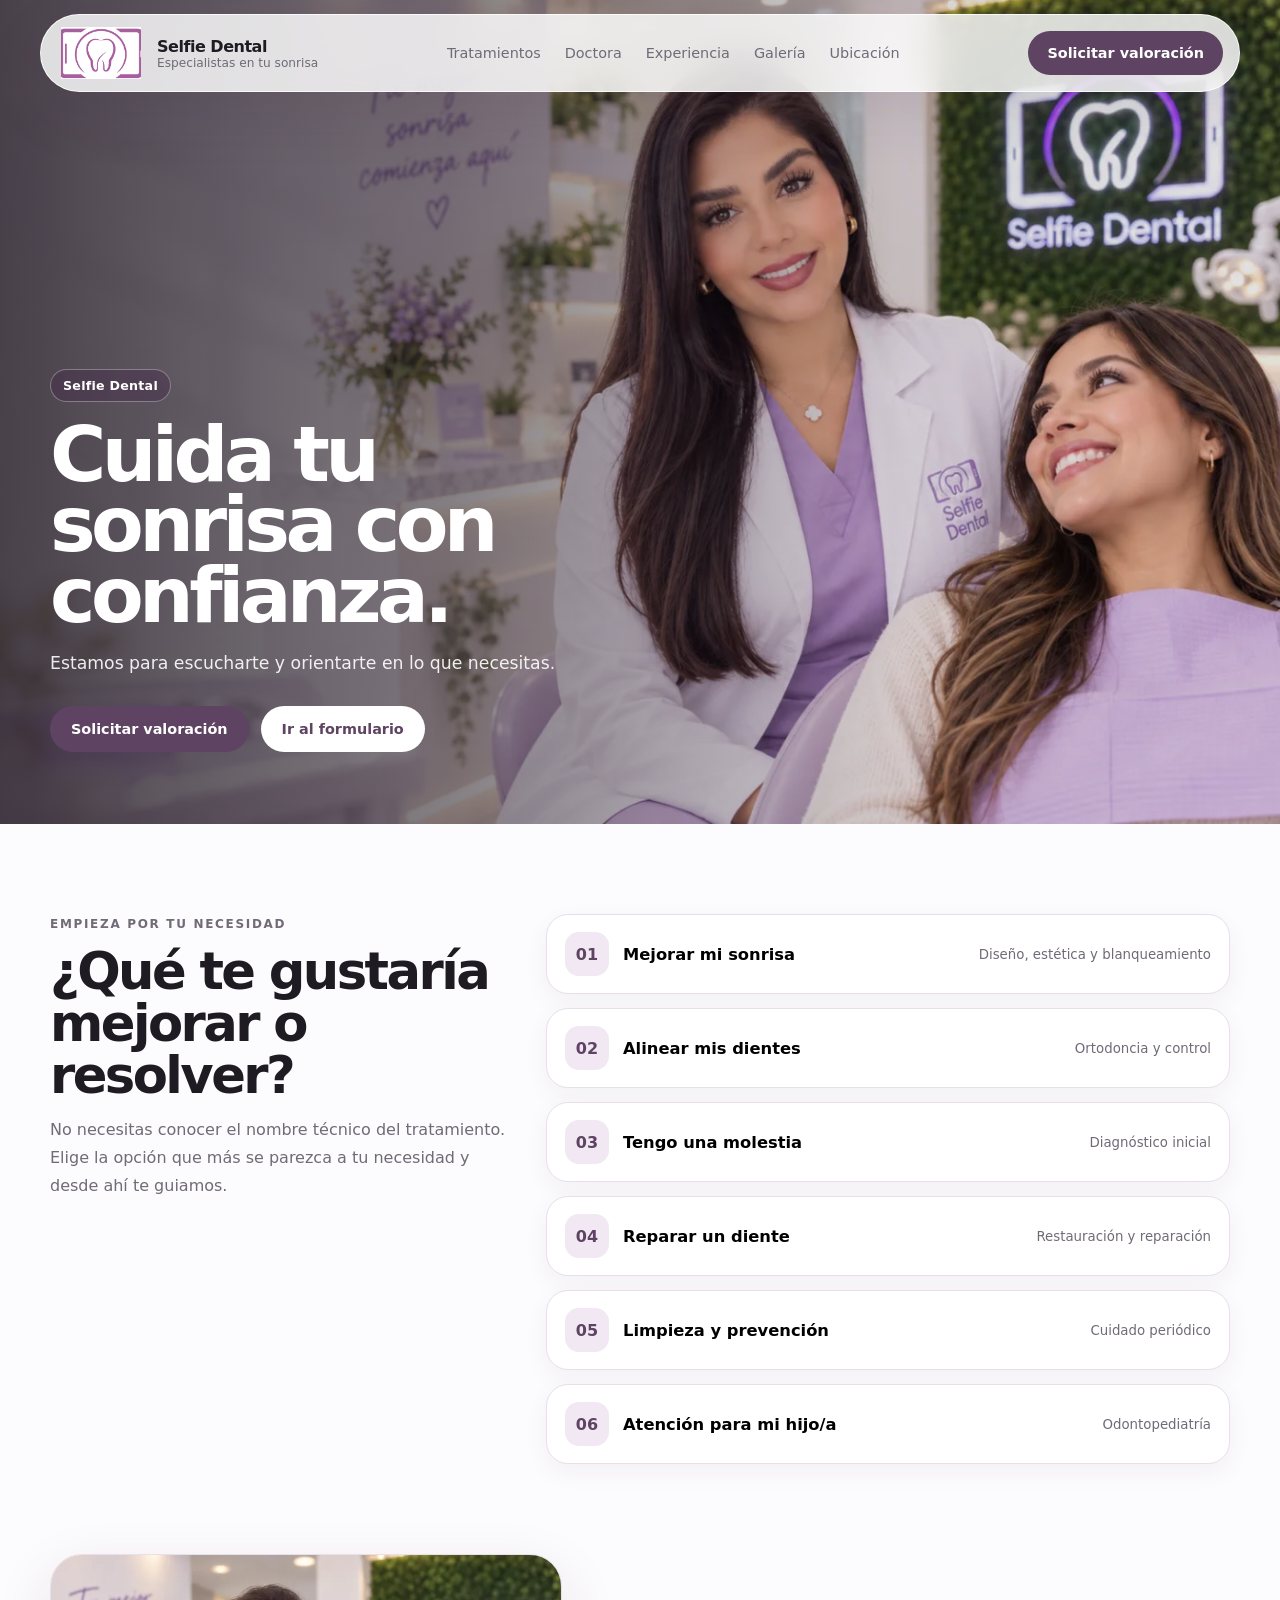
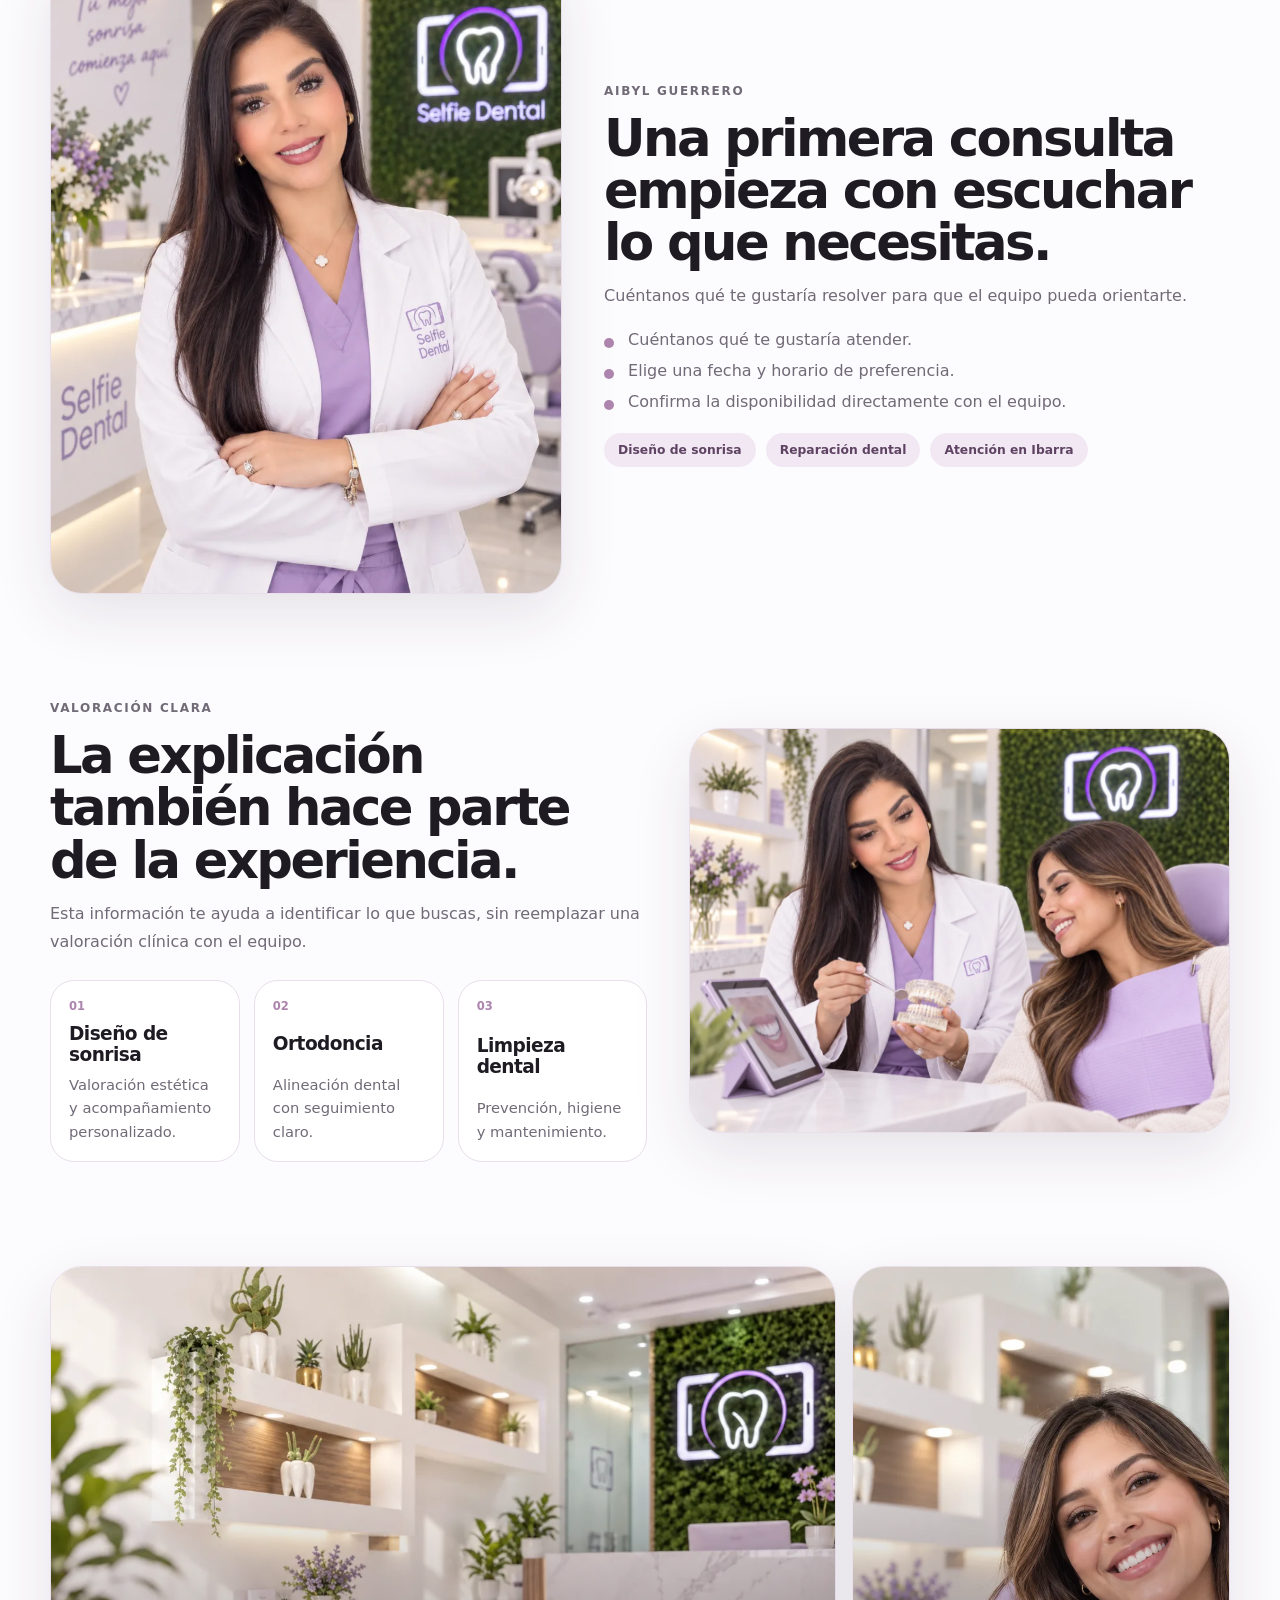
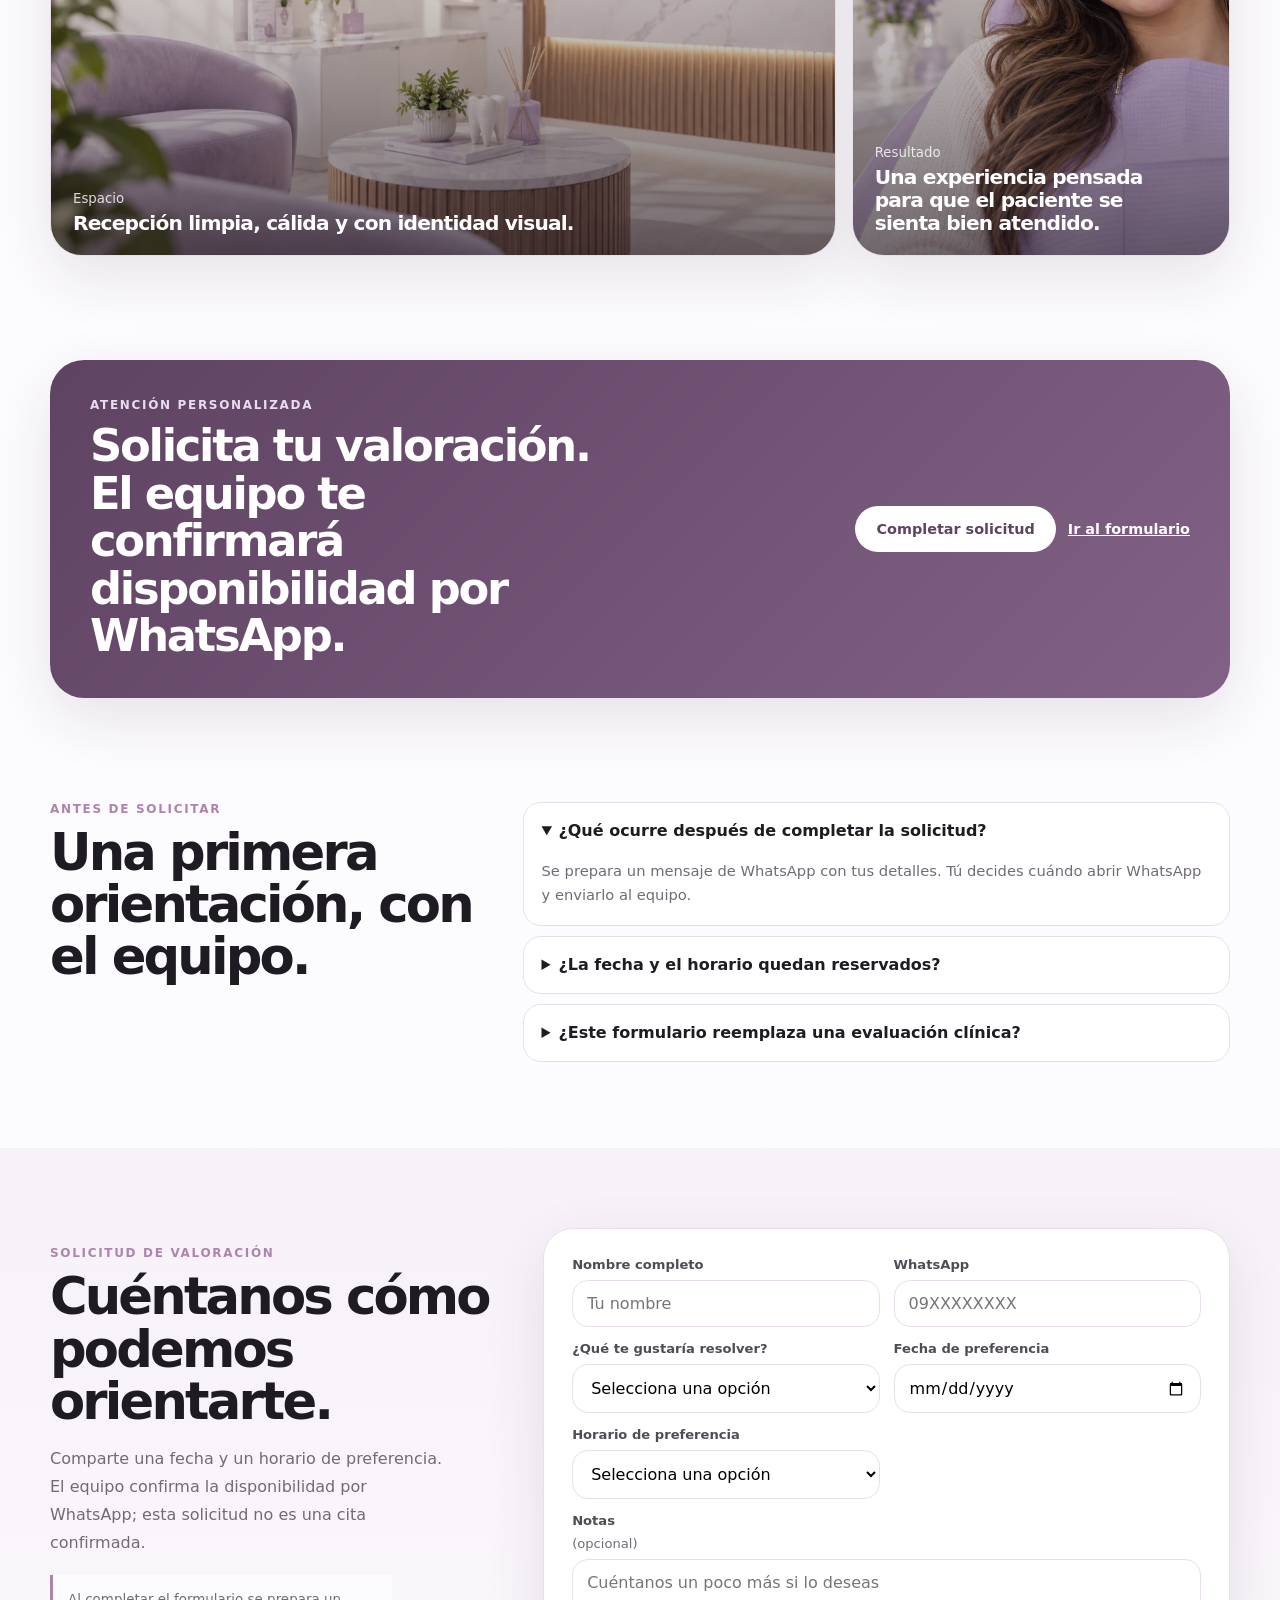
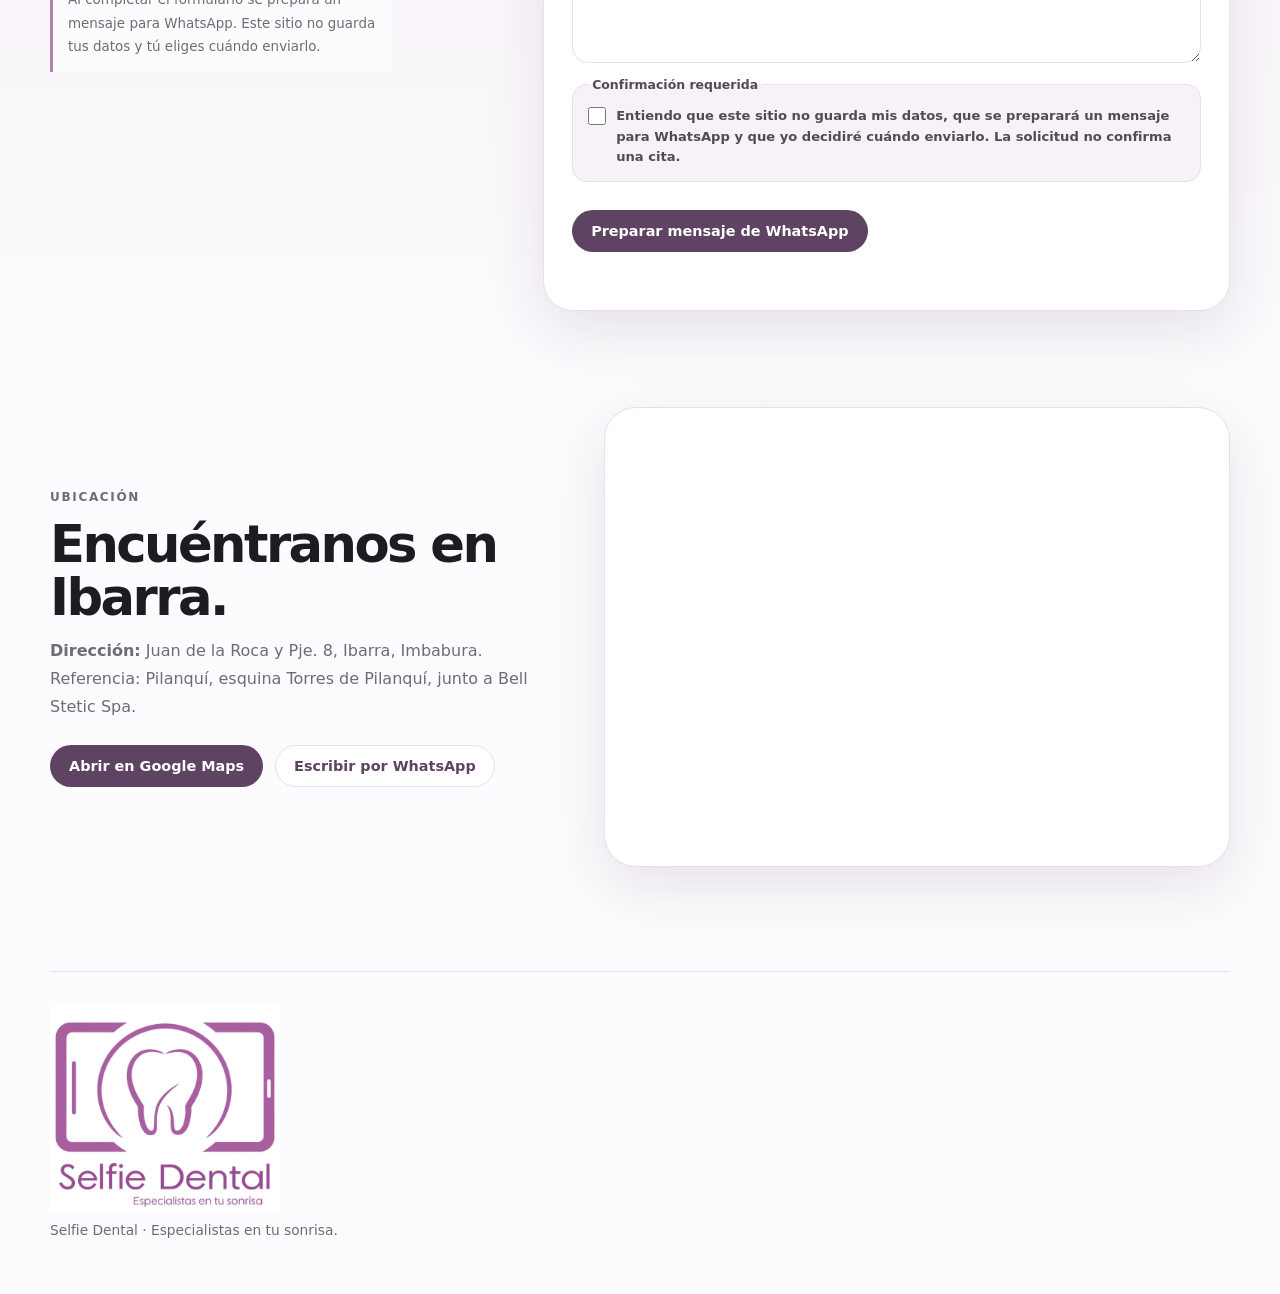
<file: index.html>
<!doctype html>
<html lang="es">
<head>
  <meta charset="utf-8" />
  <meta name="viewport" content="width=device-width,initial-scale=1" />
  <meta name="description" content="Selfie Dental: solicita una valoración y continúa la conversación con el equipo por WhatsApp." />
  <title>Selfie Dental — Especialistas en tu sonrisa</title>
  <link rel="stylesheet" href="styles.css" />
</head>
<body>
  <header class="site-header" id="top">
    <a class="brand" href="#top" aria-label="Selfie Dental inicio">
      <img src="assets/selfie-dental-mark.webp" width="1100" height="720" alt="Ícono oficial de Selfie Dental" />
      <div class="brand-copy">
        <strong>Selfie Dental</strong>
        <span>Especialistas en tu sonrisa</span>
      </div>
    </a>
    <nav class="desktop-nav" aria-label="Navegación principal">
      <a href="#tratamientos">Tratamientos</a>
      <a href="#doctora">Doctora</a>
      <a href="#experiencia">Experiencia</a>
      <a href="#galeria">Galería</a>
      <a href="#ubicacion">Ubicación</a>
    </nav>
    <div class="header-actions">
      <button class="link-button primary" data-open-booking>Solicitar valoración</button>
    </div>
  </header>

  <main>
    <section class="hero-full">
      <img class="hero-bg" src="assets/hero-owner.webp" width="1600" height="901" fetchpriority="high" alt="Dra. Aibyl Guerrero con paciente en Selfie Dental" />
      <div class="hero-overlay"></div>
      <div class="section-shell hero-content">
        <div class="hero-card hero-entrance">
          <p class="hero-eyebrow">Selfie Dental</p>
          <h1>Cuida tu sonrisa con confianza.</h1>
          <p class="hero-lead">Estamos para escucharte y orientarte en lo que necesitas.</p>
          <div class="hero-actions">
            <button class="link-button primary large" data-open-booking>Solicitar valoración</button>
            <a class="link-button white large" href="#solicitud">Ir al formulario</a>
          </div>
        </div>
      </div>
    </section>

    <section class="intent-strip" id="tratamientos">
      <div class="section-shell intent-inner">
        <div class="intent-copy">
          <p class="kicker">Empieza por tu necesidad</p>
          <h2>¿Qué te gustaría mejorar o resolver?</h2>
          <p>No necesitas conocer el nombre técnico del tratamiento. Elige la opción que más se parezca a tu necesidad y desde ahí te guiamos.</p>
        </div>
        <div class="intent-list" role="list">
          <button class="intent-item" data-intent="Diseño de sonrisa"><span>01</span><strong>Mejorar mi sonrisa</strong><small>Diseño, estética y blanqueamiento</small></button>
          <button class="intent-item" data-intent="Ortodoncia"><span>02</span><strong>Alinear mis dientes</strong><small>Ortodoncia y control</small></button>
          <button class="intent-item" data-intent="Valoración por molestia"><span>03</span><strong>Tengo una molestia</strong><small>Diagnóstico inicial</small></button>
          <button class="intent-item" data-intent="Restauración dental"><span>04</span><strong>Reparar un diente</strong><small>Restauración y reparación</small></button>
          <button class="intent-item" data-intent="Limpieza dental"><span>05</span><strong>Limpieza y prevención</strong><small>Cuidado periódico</small></button>
          <button class="intent-item" data-intent="Odontopediatría"><span>06</span><strong>Atención para mi hijo/a</strong><small>Odontopediatría</small></button>
        </div>
      </div>
    </section>

    <section class="owner-section section-shell" id="doctora">
      <div class="owner-portrait-card">
      <img src="assets/owner-portrait.webp" width="480" height="600" loading="lazy" alt="Retrato de Aibyl Guerrero en Selfie Dental" />
      </div>
      <div class="owner-copy">
        <p class="kicker">Aibyl Guerrero</p>
        <h2>Una primera consulta empieza con escuchar lo que necesitas.</h2>
        <p>Cuéntanos qué te gustaría resolver para que el equipo pueda orientarte.</p>
        <ul class="clean-list">
          <li><span></span>Cuéntanos qué te gustaría atender.</li>
          <li><span></span>Elige una fecha y horario de preferencia.</li>
          <li><span></span>Confirma la disponibilidad directamente con el equipo.</li>
        </ul>
        <div class="owner-badges">
          <span>Diseño de sonrisa</span>
          <span>Reparación dental</span>
          <span>Atención en Ibarra</span>
        </div>
      </div>
    </section>

    <section class="consult-section section-shell" id="experiencia">
      <div class="consult-copy">
        <p class="kicker">Valoración clara</p>
        <h2>La explicación también hace parte de la experiencia.</h2>
        <p>Esta información te ayuda a identificar lo que buscas, sin reemplazar una valoración clínica con el equipo.</p>
        <div class="service-grid mini-services">
          <article class="service-card"><span class="service-index">01</span><h3>Diseño de sonrisa</h3><p>Valoración estética y acompañamiento personalizado.</p></article>
          <article class="service-card"><span class="service-index">02</span><h3>Ortodoncia</h3><p>Alineación dental con seguimiento claro.</p></article>
          <article class="service-card"><span class="service-index">03</span><h3>Limpieza dental</h3><p>Prevención, higiene y mantenimiento.</p></article>
        </div>
      </div>
      <div class="consult-media">
      <img src="assets/owner-consult.webp" width="480" height="360" loading="lazy" alt="Consulta dental entre la doctora y una paciente en Selfie Dental" />
      </div>
    </section>

    <section class="gallery-band section-shell" id="galeria">
      <article class="gallery-card gallery-large">
        <img src="assets/clinic-lobby.webp" width="360" height="270" loading="lazy" alt="Recepción e interior de Selfie Dental" />
        <div class="gallery-meta">
          <small>Espacio</small>
          <strong>Recepción limpia, cálida y con identidad visual.</strong>
        </div>
      </article>
      <article class="gallery-card gallery-small">
        <img src="assets/patient-smile.webp" width="1448" height="1086" loading="lazy" alt="Paciente sonriendo en Selfie Dental" />
        <div class="gallery-meta">
          <small>Resultado</small>
          <strong>Una experiencia pensada para que el paciente se sienta bien atendido.</strong>
        </div>
      </article>
    </section>

    <section class="conversion section-shell">
      <div class="conversion-card">
        <div>
          <p class="kicker">Atención personalizada</p>
          <h2>Solicita tu valoración. El equipo te confirmará disponibilidad por WhatsApp.</h2>
        </div>
        <div class="hero-actions align-right">
          <a class="link-button white large" href="#solicitud">Completar solicitud</a>
          <a class="link-button text-link" href="#solicitud">Ir al formulario</a>
        </div>
      </div>
    </section>

    <section class="confidence-section section-shell" aria-labelledby="confidenceTitle">
      <div>
        <p class="kicker">Antes de solicitar</p>
        <h2 id="confidenceTitle">Una primera orientación, con el equipo.</h2>
      </div>
      <div class="faq-list">
        <details open><summary>¿Qué ocurre después de completar la solicitud?</summary><p>Se prepara un mensaje de WhatsApp con tus detalles. Tú decides cuándo abrir WhatsApp y enviarlo al equipo.</p></details>
        <details><summary>¿La fecha y el horario quedan reservados?</summary><p>No. Son una preferencia para orientar el contacto; la disponibilidad debe confirmarse con el equipo.</p></details>
        <details><summary>¿Este formulario reemplaza una evaluación clínica?</summary><p>No. La valoración y cualquier orientación clínica se realizan con el equipo durante la atención.</p></details>
      </div>
    </section>

    <section class="request-section" id="solicitud" aria-labelledby="requestTitle">
      <div class="section-shell request-layout">
        <div class="request-copy">
          <p class="kicker">Solicitud de valoración</p>
          <h2 id="requestTitle">Cuéntanos cómo podemos orientarte.</h2>
          <p>Comparte una fecha y un horario de preferencia. El equipo confirma la disponibilidad por WhatsApp; esta solicitud no es una cita confirmada.</p>
          <p class="request-disclosure">Al completar el formulario se prepara un mensaje para WhatsApp. Este sitio no guarda tus datos y tú eliges cuándo enviarlo.</p>
        </div>
        <div class="request-panel">
          <form class="form-grid request-form" data-request-form data-success-target="inlineSuccess">
            <div class="form-field"><label for="inlineName">Nombre completo</label><input id="inlineName" required name="name" type="text" autocomplete="name" placeholder="Tu nombre" /></div>
            <div class="form-field"><label for="inlinePhone">WhatsApp</label><input id="inlinePhone" required name="phone" type="tel" inputmode="tel" autocomplete="tel" placeholder="09XXXXXXXX" /></div>
            <div class="form-field"><label for="inlineIntent">¿Qué te gustaría resolver?</label><select id="inlineIntent" name="intent" required><option value="">Selecciona una opción</option><option>Diseño de sonrisa</option><option>Ortodoncia</option><option>Limpieza dental</option><option>Restauración dental</option><option>Odontopediatría</option><option>Valoración por molestia</option><option>No estoy seguro/a</option></select></div>
            <div class="form-field"><label for="inlineDate">Fecha de preferencia</label><input id="inlineDate" name="preferredDate" type="date" required /></div>
            <div class="form-field"><label for="inlineTime">Horario de preferencia</label><select id="inlineTime" name="time" required><option value="">Selecciona una opción</option><option>Mañana</option><option>Tarde</option><option>Noche</option></select></div>
            <div class="form-field wide"><label for="inlineNotes">Notas <span>(opcional)</span></label><textarea id="inlineNotes" name="notes" rows="4" placeholder="Cuéntanos un poco más si lo deseas"></textarea></div>
            <fieldset class="wide consent-field"><legend>Confirmación requerida</legend><label for="inlineConsent"><input id="inlineConsent" name="consent" type="checkbox" required /> Entiendo que este sitio no guarda mis datos, que se preparará un mensaje para WhatsApp y que yo decidiré cuándo enviarlo. La solicitud no confirma una cita.</label></fieldset>
            <div class="wide form-feedback" data-form-error role="alert" aria-live="assertive"></div>
            <div class="wide dialog-actions"><button class="link-button primary" type="submit">Preparar mensaje de WhatsApp</button></div>
            <div class="wide form-status" data-form-status role="status" aria-live="polite" aria-atomic="true"></div>
          </form>
          <section class="request-success" id="inlineSuccess" hidden tabindex="-1" aria-labelledby="inlineSuccessTitle">
            <p class="kicker">Mensaje preparado</p><h3 id="inlineSuccessTitle">Tu mensaje está listo para enviar por WhatsApp.</h3><p>Este sitio no guardó tus datos. Revisa el mensaje y envíalo solo cuando quieras; el equipo confirmará la disponibilidad contigo.</p>
            <a class="link-button primary" data-whatsapp-link href="https://wa.me/593992459649" target="_blank" rel="noreferrer">Abrir WhatsApp con mensaje preparado</a>
          </section>
        </div>
      </div>
    </section>

    <section class="location section-shell" id="ubicacion">
      <div class="location-copy">
        <p class="kicker">Ubicación</p>
        <h2>Encuéntranos en Ibarra.</h2>
        <p><strong>Dirección:</strong> Juan de la Roca y Pje. 8, Ibarra, Imbabura. Referencia: Pilanquí, esquina Torres de Pilanquí, junto a Bell Stetic Spa.</p>
        <div class="location-actions">
          <a class="link-button primary" href="https://www.google.com/maps/search/?api=1&query=Juan+de+la+Roca+y+Pje.+8,+Ibarra" target="_blank" rel="noreferrer">Abrir en Google Maps</a>
          <a class="link-button ghost" href="https://wa.me/593992459649" target="_blank" rel="noreferrer">Escribir por WhatsApp</a>
        </div>
      </div>
      <div class="location-panel">
        <iframe
          title="Mapa de Selfie Dental"
          src="https://www.google.com/maps?q=Juan%20de%20la%20Roca%20y%20Pje.%208%2C%20Ibarra&output=embed"
          loading="lazy"
          referrerpolicy="no-referrer-when-downgrade"
          allowfullscreen>
        </iframe>
      </div>
    </section>
  </main>

  <footer class="section-shell footer">
    <div class="footer-brand">
      <img src="assets/selfie-dental-logo.webp" width="1220" height="1090" loading="lazy" alt="Logo oficial de Selfie Dental: Especialistas en tu sonrisa" />
      <p>Selfie Dental · Especialistas en tu sonrisa.</p>
    </div>
  </footer>

  <dialog class="booking-dialog" id="bookingDialog">
    <div class="booking-shell">
      <div class="dialog-top">
        <div>
          <small>Solicitud de valoración</small>
          <h2>Solicita tu valoración</h2>
        </div>
        <button class="icon-close" type="button" id="closeBookingDialog" aria-label="Cerrar">×</button>
      </div>
      <div id="bookingFormStep">
      <p class="dialog-lead">Completa tus datos para preparar un mensaje de WhatsApp. Este sitio no guarda la información y tú decides cuándo enviar el mensaje.</p>
      <form class="form-grid request-form" id="bookingForm" data-request-form data-success-target="bookingSuccess">
        <div class="form-field"><label for="modalName">Nombre completo</label><input id="modalName" required name="name" type="text" autocomplete="name" placeholder="Tu nombre" /></div>
        <div class="form-field"><label for="modalPhone">WhatsApp</label><input id="modalPhone" required name="phone" type="tel" inputmode="tel" autocomplete="tel" placeholder="09XXXXXXXX" /></div>
        <div class="form-field"><label for="modalIntent">¿Qué te gustaría resolver?</label><select id="modalIntent" name="intent" required><option value="">Selecciona una opción</option><option>Diseño de sonrisa</option><option>Ortodoncia</option><option>Limpieza dental</option><option>Restauración dental</option><option>Odontopediatría</option><option>Valoración por molestia</option><option>No estoy seguro/a</option></select></div>
        <div class="form-field"><label for="modalDate">Fecha de preferencia</label><input id="modalDate" name="preferredDate" type="date" required /></div>
        <div class="form-field"><label for="modalTime">Horario de preferencia</label><select id="modalTime" name="time" required><option value="">Selecciona una opción</option><option>Mañana</option><option>Tarde</option><option>Noche</option></select></div>
        <div class="form-field wide"><label for="modalNotes">Notas <span>(opcional)</span></label><textarea id="modalNotes" name="notes" rows="4" placeholder="Cuéntanos un poco más si lo deseas"></textarea></div>
        <fieldset class="wide consent-field"><legend>Confirmación requerida</legend><label for="modalConsent"><input id="modalConsent" name="consent" type="checkbox" required /> Entiendo que este sitio no guarda mis datos, que se preparará un mensaje para WhatsApp y que yo decidiré cuándo enviarlo. La solicitud no confirma una cita.</label></fieldset>
        <div class="wide form-feedback" data-form-error role="alert" aria-live="assertive"></div>
        <div class="wide dialog-actions"><button class="link-button primary" type="submit">Preparar mensaje de WhatsApp</button></div>
        <div class="wide form-status" data-form-status role="status" aria-live="polite" aria-atomic="true"></div>
      </form>
      </div>
      <section class="booking-success" id="bookingSuccess" hidden tabindex="-1" aria-labelledby="bookingSuccessTitle">
        <p class="kicker">Mensaje preparado</p>
        <h3 id="bookingSuccessTitle" tabindex="-1">Tu mensaje está listo para enviar por WhatsApp.</h3>
        <p>Este sitio no guardó tus datos. Abre WhatsApp cuando quieras, revisa el mensaje y envíalo solo si estás de acuerdo. El equipo confirmará la disponibilidad contigo.</p>
        <div class="dialog-actions">
          <a class="link-button primary" id="continueWhatsApp" data-whatsapp-link href="https://wa.me/593992459649" target="_blank" rel="noreferrer">Abrir WhatsApp con mensaje preparado</a>
          <button class="link-button ghost" type="button" id="closeSuccess">Volver a la página</button>
        </div>
      </section>
    </div>
  </dialog>

  <div id="toast" class="toast" role="status" aria-live="polite" aria-atomic="true"></div>
  <div id="bookingStatus" class="sr-only" role="status" aria-live="polite" aria-atomic="true"></div>
  <script src="app.js"></script>
</body>
</html>
</file>
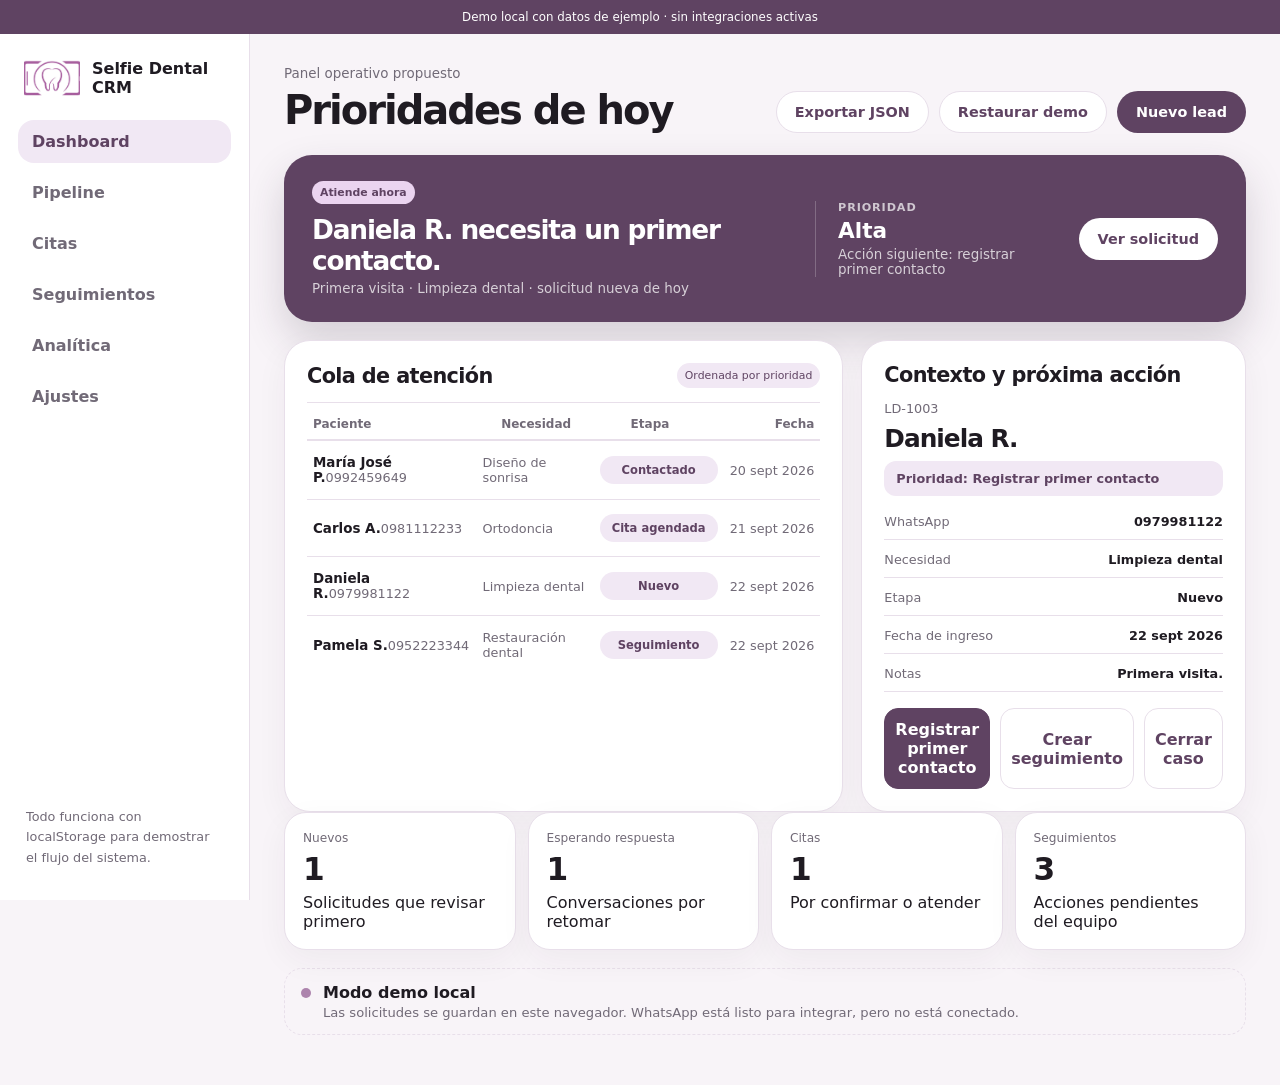
<file: crm.html>
<!doctype html>
<html lang="es">
<head>
  <meta charset="utf-8" />
  <meta name="viewport" content="width=device-width,initial-scale=1" />
  <meta name="description" content="CRM demo Selfie Dental" />
  <title>CRM — Selfie Dental</title>
  <link rel="stylesheet" href="styles.css" />
</head>
<body class="crm-body">
  <div class="crm-banner">Demo local con datos de ejemplo · sin integraciones activas</div>
  <div class="crm-layout">
    <aside class="crm-sidebar">
      <div class="crm-brand">
        <img src="assets/selfie-dental-mark.webp" width="1100" height="720" alt="Selfie Dental" />
        <span>Selfie Dental CRM</span>
      </div>
      <nav>
        <button class="side-item active" data-view="dashboard">Dashboard</button>
        <button class="side-item" data-view="pipeline">Pipeline</button>
        <button class="side-item" data-view="appointments">Citas</button>
        <button class="side-item" data-view="tasks">Seguimientos</button>
        <button class="side-item" data-view="analytics">Analítica</button>
        <button class="side-item" data-view="settings">Ajustes</button>
      </nav>
      <div class="side-bottom">
        Todo funciona con localStorage para demostrar el flujo del sistema.
      </div>
    </aside>

    <main class="crm-main">
      <div class="crm-topbar">
        <div>
          <p>Panel operativo propuesto</p>
          <h1 id="viewTitle">Prioridades de hoy</h1>
        </div>
        <div class="crm-actions">
          <button class="link-button ghost" id="exportDataBtn">Exportar JSON</button>
          <button class="link-button ghost" id="seedDemoBtn">Restaurar demo</button>
          <button class="link-button primary" id="newLeadBtn">Nuevo lead</button>
        </div>
      </div>

      <section id="dashboardView" class="view-section">
        <section class="now-action" aria-labelledby="nowActionTitle">
          <div class="now-action-copy"><span class="now-label">Atiende ahora</span><h2 id="nowActionTitle">Daniela R. necesita un primer contacto.</h2><p>Primera visita · Limpieza dental · solicitud nueva de hoy</p></div>
          <div class="now-action-context"><span>Prioridad</span><strong>Alta</strong><small>Acción siguiente: registrar primer contacto</small></div>
          <button class="link-button white" id="focusPriorityBtn">Ver solicitud</button>
        </section>
        <div class="crm-bottom-grid">
          <section class="crm-section">
            <div class="crm-section-head"><h2>Cola de atención</h2><span class="demo-chip">Ordenada por prioridad</span></div>
            <div id="recentLeads" class="lead-table"></div>
          </section>
          <section class="crm-section">
            <div class="crm-section-head"><h2>Contexto y próxima acción</h2></div>
            <div id="leadDetail" class="empty-detail"><strong>Elige una solicitud</strong><span>Revisa su contexto y marca la acción operativa que corresponda.</span></div>
          </section>
        </div>
        <div class="metrics-row" id="metricsRow"></div>
        <div class="integration-notice integration-subtle" role="status">
          <span class="signal-dot" aria-hidden="true"></span>
          <div><strong>Modo demo local</strong><p>Las solicitudes se guardan en este navegador. WhatsApp está listo para integrar, pero no está conectado.</p></div>
        </div>
      </section>

      <section id="pipelineView" class="view-section hidden">
        <section class="crm-section">
          <div class="crm-section-head"><h2>Pipeline de pacientes</h2></div>
          <div id="pipelineBoard" class="pipeline"></div>
        </section>
      </section>

      <section id="appointmentsView" class="view-section hidden">
        <section class="crm-section">
          <div class="crm-section-head">
            <h2>Citas agendadas</h2>
            <button class="link-button ghost" id="newAppointmentBtn">Nueva cita</button>
          </div>
          <div id="appointmentsTable"></div>
        </section>
      </section>

      <section id="tasksView" class="view-section hidden">
        <section class="crm-section">
          <div class="crm-section-head">
            <h2>Seguimientos y tareas</h2>
            <button class="link-button ghost" id="newTaskBtn">Nueva tarea</button>
          </div>
          <div id="tasksList" class="task-list"></div>
        </section>
      </section>

      <section id="analyticsView" class="view-section hidden">
        <div class="full-width-grid crm-bottom-grid">
          <section class="crm-section">
            <div class="crm-section-head"><h2>Conversión por etapa</h2></div>
            <div id="analyticsBars" class="bar-list"></div>
          </section>
          <section class="crm-section">
            <div class="crm-section-head"><h2>Resumen</h2></div>
            <div id="analyticsSummary" class="detail-list"></div>
          </section>
        </div>
      </section>

      <section id="settingsView" class="view-section hidden">
        <div class="full-width-grid crm-bottom-grid">
          <section class="crm-section">
            <div class="crm-section-head"><h2>Estado de canales</h2></div>
            <div class="detail-list">
              <div class="detail-row"><span>Sitio web</span><strong>Activo</strong></div>
              <div class="detail-row"><span>Asistente de WhatsApp</span><strong>Listo para integrar · no conectado</strong></div>
              <div class="detail-row"><span>Base de pacientes</span><strong>Demo local</strong></div>
            </div>
            <p class="helper-text">Aquí podrían ir integraciones reales con WhatsApp, usuarios, permisos, recordatorios y automatizaciones.</p>
          </section>
          <section class="crm-section">
            <div class="crm-section-head"><h2>Acciones rápidas</h2></div>
            <div class="settings-actions">
              <button class="link-button ghost" id="clearStorageBtn">Vaciar localStorage</button>
              <a class="link-button ghost" href="index.html">Volver a la web</a>
            </div>
          </section>
        </div>
      </section>
    </main>
  </div>

  <dialog class="booking-dialog crm-modal" id="leadDialog">
    <div class="booking-shell">
      <div class="dialog-top">
        <div><small>Lead</small><h2>Crear nuevo lead</h2></div>
        <button class="icon-close" type="button" data-close-dialog="leadDialog">×</button>
      </div>
      <form id="leadForm" class="form-grid">
        <label>Nombre<input name="name" required type="text" /></label>
        <label>WhatsApp<input name="phone" required type="tel" /></label>
        <label>Necesidad
          <select name="intent">
            <option>Diseño de sonrisa</option>
            <option>Ortodoncia</option>
            <option>Limpieza dental</option>
            <option>Restauración dental</option>
            <option>Odontopediatría</option>
            <option>Valoración por molestia</option>
          </select>
        </label>
        <label>Etapa
          <select name="stage">
            <option value="new">Nuevo</option>
            <option value="contacted">Contactado</option>
            <option value="scheduled">Cita agendada</option>
            <option value="attended">Atendido</option>
            <option value="followup">Seguimiento</option>
            <option value="closed">Cerrado</option>
          </select>
        </label>
        <label class="wide">Notas<textarea name="notes" rows="4"></textarea></label>
        <div class="wide dialog-actions"><button class="link-button primary" type="submit">Guardar lead</button></div>
      </form>
    </div>
  </dialog>

  <dialog class="booking-dialog crm-modal" id="appointmentDialog">
    <div class="booking-shell">
      <div class="dialog-top">
        <div><small>Cita</small><h2>Agendar cita</h2></div>
        <button class="icon-close" type="button" data-close-dialog="appointmentDialog">×</button>
      </div>
      <form id="appointmentForm" class="form-grid">
        <label>Paciente<input name="patient" required type="text" /></label>
        <label>Servicio<input name="service" required type="text" /></label>
        <label>Fecha<input name="date" required type="date" /></label>
        <label>Hora<input name="time" required type="time" /></label>
        <label>Estado
          <select name="status">
            <option>Confirmada</option>
            <option>Pendiente</option>
            <option>Completada</option>
          </select>
        </label>
        <label>Canal
          <select name="channel">
            <option>Web</option>
            <option>WhatsApp preparado (sin integrar)</option>
            <option>Manual</option>
          </select>
        </label>
        <div class="wide dialog-actions"><button class="link-button primary" type="submit">Guardar cita</button></div>
      </form>
    </div>
  </dialog>

  <dialog class="booking-dialog crm-modal" id="taskDialog">
    <div class="booking-shell">
      <div class="dialog-top">
        <div><small>Seguimiento</small><h2>Nueva tarea</h2></div>
        <button class="icon-close" type="button" data-close-dialog="taskDialog">×</button>
      </div>
      <form id="taskForm" class="form-grid">
        <label>Título<input name="title" required type="text" /></label>
        <label>Responsable<input name="owner" required type="text" /></label>
        <label>Fecha límite<input name="due" required type="date" /></label>
        <label>Prioridad
          <select name="priority">
            <option>Alta</option>
            <option>Media</option>
            <option>Baja</option>
          </select>
        </label>
        <label class="wide">Detalle<textarea name="detail" rows="4"></textarea></label>
        <div class="wide dialog-actions"><button class="link-button primary" type="submit">Guardar tarea</button></div>
      </form>
    </div>
  </dialog>

  <div id="toast" class="toast" role="status" aria-live="polite" aria-atomic="true"></div>
  <script src="crm.js"></script>
</body>
</html>
</file>
<file: styles.css>
:root{
  --bg:#fcfbfd;
  --surface:#ffffff;
  --surface-2:#f7f2f8;
  --lavender:#f1e8f4;
  --lilac:#ad84ad;
  --plum:#5f4362;
  --plum-deep:#412846;
  --ink:#1f1b22;
  --muted:#716a77;
  --line:#e8dfea;
  --shadow:0 20px 60px rgba(58,39,61,.11);
}
*{box-sizing:border-box}
html{scroll-behavior:smooth}
body{margin:0;background:var(--bg);color:var(--ink);font-family:Inter,ui-sans-serif,system-ui,-apple-system,BlinkMacSystemFont,"Segoe UI",sans-serif;overflow-x:hidden}
a{text-decoration:none;color:inherit}img{display:block;max-width:100%}button,input,textarea,select{font:inherit}button{cursor:pointer}
.hidden{display:none!important}.section-shell{width:min(1180px,calc(100% - 40px));margin:0 auto}.kicker{margin:0 0 10px;color:var(--lilac);text-transform:uppercase;letter-spacing:.14em;font-size:.75rem;font-weight:800}.light-kicker{color:#f1e7f5}h1,h2,h3,p{margin:0}

.site-header{position:sticky;top:14px;z-index:30;width:min(1200px,calc(100% - 24px));margin:14px auto 0;display:grid;grid-template-columns:auto 1fr auto;gap:20px;align-items:center;background:rgba(255,255,255,.82);backdrop-filter:blur(20px);padding:12px 16px;border-radius:999px;border:1px solid rgba(255,255,255,.8);box-shadow:var(--shadow)}
.brand{display:flex;align-items:center;gap:12px;min-width:0}.brand img{width:88px;height:52px;object-fit:contain;border-radius:0;background:transparent}.brand-copy strong{display:block;font-size:1rem;letter-spacing:-.03em}.brand-copy span{display:block;font-size:.76rem;color:var(--muted)}
.desktop-nav{display:flex;justify-content:center;gap:24px;font-size:.9rem;color:var(--muted)}.desktop-nav a:hover{color:var(--plum)}
.header-actions{display:flex;gap:10px;align-items:center}
.link-button{border:1px solid transparent;border-radius:999px;padding:12px 18px;font-weight:700;font-size:.9rem;display:inline-flex;align-items:center;justify-content:center;transition:transform 160ms ease,background-color 160ms ease,border-color 160ms ease,box-shadow 160ms ease}.link-button.primary{background:var(--plum);color:#fff}.link-button.ghost{background:#fff;border-color:var(--line);color:var(--plum)}.link-button.white{background:#fff;color:var(--plum)}.link-button.text-link{background:transparent;border:0;text-decoration:underline;color:#fff;padding:0}.link-button.large{padding:14px 20px}.link-button:active,.mini-button:active,.detail-actions button:active,.intent-item:active{transform:translateY(1px) scale(.985)}

.hero-full{position:relative;min-height:clamp(680px,92svh,900px);display:flex;align-items:flex-end;overflow:hidden;margin-top:-96px;padding-top:96px}.hero-bg{position:absolute;inset:0;width:100%;height:100%;object-fit:cover;object-position:68% center}.hero-overlay{position:absolute;inset:0;background:linear-gradient(90deg,rgba(28,19,29,.80) 0%,rgba(28,19,29,.54) 35%,rgba(28,19,29,.16) 70%,rgba(28,19,29,.12) 100%)}.hero-content{position:relative;z-index:1;padding:120px 0 72px}.hero-card{max-width:570px;color:#fff}.hero-card h1{font-size:clamp(3rem,6vw,6rem);line-height:.92;letter-spacing:-.06em;margin-bottom:16px}.hero-eyebrow{display:inline-flex;align-items:center;margin:0 0 18px;padding:8px 12px;border:1px solid rgba(255,255,255,.32);border-radius:999px;background:rgba(70,42,74,.42);font-size:.79rem;font-weight:800;letter-spacing:.02em}.hero-lead{font-size:1.08rem;line-height:1.75;color:rgba(255,255,255,.9);margin-bottom:28px}.hero-actions{display:flex;gap:12px;align-items:center;flex-wrap:wrap}.align-right{justify-content:flex-end}

.stats-strip{position:relative;z-index:2;margin-top:-36px;display:grid;grid-template-columns:repeat(3,1fr);gap:14px}.stats-strip article{background:#fff;border:1px solid var(--line);border-radius:24px;padding:22px;box-shadow:var(--shadow)}.stats-strip strong{display:block;margin-bottom:8px;font-size:1rem}.stats-strip p{color:var(--muted);line-height:1.65;font-size:.92rem}
.intent-strip{padding:90px 0}.intent-inner{display:grid;grid-template-columns:.8fr 1.2fr;gap:40px;align-items:start}.intent-copy h2,.owner-copy h2,.consult-copy h2,.process-intro h2,.location-copy h2{font-size:clamp(2.2rem,4vw,4rem);line-height:1.02;letter-spacing:-.05em;margin-bottom:14px}.intent-copy p,.owner-copy p,.consult-copy p,.process-intro p,.location-copy p{color:var(--muted);line-height:1.75}.intent-list{display:grid;gap:14px}.intent-item{text-align:left;background:#fff;border:1px solid var(--line);border-radius:22px;padding:17px 18px;display:grid;grid-template-columns:44px 1fr auto;gap:14px;align-items:center;box-shadow:0 8px 26px rgba(58,39,61,.05)}.intent-item span{width:44px;height:44px;border-radius:14px;background:var(--lavender);color:var(--plum);display:flex;align-items:center;justify-content:center;font-weight:800}.intent-item strong{font-size:1.02rem}.intent-item small{color:var(--muted)}

.owner-section,.consult-section,.location{display:grid;gap:42px;align-items:center}.owner-section{grid-template-columns:.9fr 1.1fr;padding-bottom:104px}.consult-section{grid-template-columns:1.05fr .95fr;padding-bottom:104px}.owner-portrait-card,.consult-media,.gallery-card,.location-panel{background:#fff;border:1px solid var(--line);border-radius:32px;overflow:hidden;box-shadow:var(--shadow)}.owner-portrait-card img,.consult-media img,.gallery-card img{width:100%;height:100%;display:block;object-fit:cover}.owner-portrait-card{aspect-ratio:4/5}.consult-media{aspect-ratio:4/3}.owner-copy .clean-list{list-style:none;padding:0;margin:20px 0 0;display:grid;gap:12px}.clean-list li{display:grid;grid-template-columns:12px 1fr;gap:12px;color:var(--muted)}.clean-list span{width:10px;height:10px;border-radius:50%;background:var(--lilac);margin-top:8px}.owner-badges{display:flex;gap:10px;flex-wrap:wrap;margin-top:22px}.owner-badges span{background:var(--lavender);color:var(--plum);padding:10px 14px;border-radius:999px;font-size:.77rem;font-weight:700}
.service-grid{display:grid;grid-template-columns:repeat(3,1fr);gap:14px;margin-top:24px}.service-card{background:#fff;border:1px solid var(--line);border-radius:24px;padding:18px;min-height:170px;display:flex;flex-direction:column;justify-content:space-between}.service-index{color:var(--lilac);font-size:.72rem;font-weight:800}.service-card h3{font-size:1.16rem;margin:10px 0 8px;letter-spacing:-.03em}.service-card p{color:var(--muted);line-height:1.6;font-size:.92rem}
.gallery-band{display:grid;grid-template-columns:1.35fr .65fr;gap:16px;padding-bottom:104px}.gallery-card{position:relative;min-height:420px}.gallery-small{min-height:420px}.gallery-card::after{content:"";position:absolute;inset:0;background:linear-gradient(180deg,transparent 34%,rgba(26,17,28,.62) 100%)}.gallery-meta{position:absolute;left:22px;bottom:20px;z-index:1;color:#fff;max-width:78%}.gallery-meta small{display:block;margin-bottom:6px;opacity:.82}.gallery-meta strong{font-size:1.26rem;line-height:1.15;letter-spacing:-.04em}
.process{padding-bottom:104px}.process-grid{display:grid;grid-template-columns:.8fr 1.2fr;gap:38px;align-items:start}.steps{list-style:none;margin:0;padding:0;display:grid;gap:14px}.steps li{display:grid;grid-template-columns:64px 1fr;gap:14px;background:#fff;border:1px solid var(--line);border-radius:24px;padding:18px}.steps span{width:52px;height:52px;border-radius:16px;background:var(--lavender);display:flex;align-items:center;justify-content:center;color:var(--plum);font-weight:800}.steps strong{display:block;margin-bottom:8px;font-size:1.02rem}.steps strong em{font-style:normal;font-weight:700;color:var(--lilac);font-size:.82em}.steps p{color:var(--muted);line-height:1.6}.js .reveal-section{opacity:0;transform:translateY(16px);transition:opacity 600ms ease,transform 600ms ease}.js .reveal-section.is-visible{opacity:1;transform:none}
.conversion{padding-bottom:104px}.conversion-card{display:grid;grid-template-columns:1fr auto;align-items:center;gap:24px;background:linear-gradient(135deg,var(--plum) 0%,#816286 100%);color:#fff;border-radius:34px;padding:38px 40px;box-shadow:var(--shadow)}.conversion-card .kicker{color:#eadcf0}.conversion-card h2{font-size:clamp(2rem,3.5vw,3.1rem);line-height:1.06;letter-spacing:-.05em;max-width:17ch}
.location{grid-template-columns:.9fr 1.1fr;padding-bottom:104px}.location-actions{display:flex;gap:12px;flex-wrap:wrap;margin-top:24px}.location-panel{height:460px;padding:0}.location-panel iframe{border:0;width:100%;height:100%;display:block}
.footer{border-top:1px solid var(--line);padding:34px 0 56px;display:flex;justify-content:space-between;gap:20px;align-items:center}.footer-brand img{width:230px;height:auto;object-fit:contain}.footer-brand p{margin-top:10px;color:var(--muted);font-size:.86rem}.footer-meta{display:flex;flex-wrap:wrap;gap:18px;color:var(--muted);font-size:.84rem}
.booking-dialog{border:0;border-radius:32px;padding:0;width:min(760px,calc(100% - 24px));background:#fff;box-shadow:0 40px 120px rgba(25,17,26,.28);opacity:0;transform:translateY(8px) scale(.985);transition:opacity 180ms ease,transform 180ms ease}.booking-dialog[open]{opacity:1;transform:none}.booking-dialog::backdrop{background:rgba(20,13,21,.55);backdrop-filter:blur(4px)}.booking-shell{padding:30px}.dialog-top{display:flex;justify-content:space-between;align-items:flex-start;gap:20px}.dialog-top small{display:block;color:var(--lilac);font-size:.72rem;font-weight:800;text-transform:uppercase;letter-spacing:.1em}.dialog-top h2{margin-top:4px;font-size:2.1rem;letter-spacing:-.05em}.icon-close{width:42px;height:42px;border-radius:50%;border:1px solid var(--line);background:#fff;color:var(--muted);font-size:1.5rem;line-height:1}.dialog-lead{color:var(--muted);line-height:1.7;margin:8px 0 22px}.form-grid{display:grid;grid-template-columns:1fr 1fr;gap:14px}.form-grid label{display:grid;gap:8px;font-size:.82rem;font-weight:700;color:#514b56}.form-grid .wide{grid-column:1/-1}.form-grid input,.form-grid select,.form-grid textarea{width:100%;border:1px solid var(--line);background:#fff;border-radius:16px;padding:13px 14px;outline:none}.form-grid textarea{resize:vertical}.form-grid input:focus,.form-grid select:focus,.form-grid textarea:focus{border-color:var(--lilac);box-shadow:0 0 0 4px rgba(173,132,173,.14)}.dialog-actions{display:flex;gap:10px;flex-wrap:wrap}.form-note{background:var(--lavender);padding:12px 14px;border-radius:14px;color:var(--muted);font-size:.79rem;line-height:1.6}.booking-success{animation:content-reveal 420ms ease both}.booking-success h3{font-size:1.8rem;letter-spacing:-.04em;margin:8px 0}.booking-success p:not(.kicker){color:var(--muted);line-height:1.7;margin-bottom:22px}.toast{position:fixed;left:50%;bottom:24px;transform:translate(-50%,120px);opacity:0;transition:transform 180ms ease,opacity 180ms ease;background:var(--ink);color:#fff;padding:12px 18px;border-radius:999px;z-index:100}.toast.show{transform:translate(-50%,0);opacity:1}.sr-only{position:absolute;width:1px;height:1px;padding:0;margin:-1px;overflow:hidden;clip:rect(0,0,0,0);white-space:nowrap;border:0}@keyframes content-reveal{from{opacity:0;transform:translateY(10px)}to{opacity:1;transform:none}}

.crm-body{background:#f8f4f8}.crm-banner{min-height:34px;background:var(--plum);color:#fff;display:flex;align-items:center;justify-content:center;text-align:center;padding:6px 12px;font-size:.74rem}.crm-layout{display:grid;grid-template-columns:250px 1fr;min-height:calc(100vh - 34px)}.crm-sidebar{background:#fff;border-right:1px solid var(--line);padding:24px 18px;display:flex;flex-direction:column;position:sticky;top:0;height:calc(100vh - 34px)}.crm-brand{display:flex;align-items:center;gap:12px;padding:0 6px 22px;font-weight:800}.crm-brand img{width:56px;height:40px;object-fit:contain}.crm-sidebar nav{display:grid;gap:8px}.side-item{background:transparent;border:0;border-radius:16px;padding:12px 14px;text-align:left;display:flex;align-items:center;gap:12px;color:var(--muted);font-weight:700}.side-item.active{background:var(--lavender);color:var(--plum)}.side-bottom{margin-top:auto;color:var(--muted);font-size:.8rem;line-height:1.6;padding:8px}.integration-notice{display:flex;gap:12px;align-items:flex-start;background:#fff;border:1px solid var(--line);border-radius:18px;padding:14px 16px;margin-bottom:18px}.integration-notice p{margin-top:3px;color:var(--muted);font-size:.82rem}.signal-dot{width:10px;height:10px;flex:0 0 auto;margin-top:5px;border-radius:50%;background:var(--lilac)}.demo-chip{font-size:.68rem;color:var(--plum);background:var(--lavender);border-radius:999px;padding:6px 8px;white-space:nowrap}
.crm-main{padding:32px 34px 50px;min-width:0}.crm-topbar{display:flex;justify-content:space-between;align-items:flex-end;gap:20px;margin-bottom:22px}.crm-topbar p{color:var(--muted);font-size:.84rem}.crm-topbar h1{margin-top:6px;font-size:2.5rem;letter-spacing:-.05em}.crm-actions{display:flex;gap:10px;flex-wrap:wrap}.metrics-row{display:grid;grid-template-columns:repeat(4,1fr);gap:12px;margin-bottom:18px}.metrics-row article{background:#fff;border:1px solid var(--line);border-radius:22px;padding:18px;box-shadow:0 10px 32px rgba(58,39,61,.05)}.metrics-row small{display:block;color:var(--muted);font-size:.76rem}.metrics-row strong{display:block;font-size:1.95rem;letter-spacing:-.05em;margin:6px 0}.crm-bottom-grid{display:grid;grid-template-columns:1.25fr .75fr;gap:18px}.full-width-grid{grid-template-columns:1fr 1fr}.crm-section{background:#fff;border:1px solid var(--line);border-radius:26px;padding:22px;box-shadow:0 10px 32px rgba(58,39,61,.05)}.crm-section-head{display:flex;justify-content:space-between;align-items:center;gap:16px;margin-bottom:14px}.crm-section-head h2{font-size:1.3rem;letter-spacing:-.03em}.lead-table{display:grid}.lead-row{display:grid;grid-template-columns:1.2fr .8fr .9fr auto;gap:12px;align-items:center;padding:14px 6px;border-top:1px solid var(--line);font-size:.8rem;cursor:pointer}.lead-row strong{font-size:.84rem}.lead-row span{color:var(--muted)}.status-pill{display:inline-flex;justify-content:center;align-items:center;padding:7px 10px;border-radius:999px;background:var(--lavender);color:var(--plum)!important;font-size:.72rem;font-weight:800}.empty-detail{height:240px;display:flex;align-items:center;justify-content:center;flex-direction:column;gap:8px;color:var(--muted);text-align:center}.detail-card h3{font-size:1.55rem;letter-spacing:-.04em;margin:8px 0}.detail-card>span{display:block;color:var(--muted);font-size:.8rem}.next-action-label{color:var(--plum);background:var(--lavender);border-radius:12px;padding:10px 12px;font-size:.8rem;font-weight:700}.detail-list{display:grid;gap:12px;margin-top:18px}.detail-row{display:flex;justify-content:space-between;gap:14px;padding-bottom:10px;border-bottom:1px solid var(--line);font-size:.8rem}.detail-row span:first-child{color:var(--muted)}.detail-actions{display:grid;grid-template-columns:1fr 1fr 1fr;gap:10px;margin-top:16px}.detail-actions button{border:1px solid var(--line);background:#fff;border-radius:14px;padding:11px 10px;color:var(--plum);font-weight:700;transition:transform 160ms ease,background-color 160ms ease}.detail-actions .primary-action{background:var(--plum);color:#fff;border-color:var(--plum)}
.pipeline{display:grid;grid-template-columns:repeat(6,minmax(190px,1fr));gap:12px;overflow:auto;padding-bottom:4px}.pipeline-col{background:var(--surface-2);border-radius:20px;padding:12px;min-height:320px}.pipeline-title{display:flex;justify-content:space-between;align-items:center;padding:2px 4px 12px;font-size:.78rem;font-weight:800}.count-badge{background:#fff;color:var(--muted);padding:4px 8px;border-radius:999px;font-size:.72rem}.lead-card{background:#fff;border:1px solid var(--line);border-radius:16px;padding:12px;margin-bottom:10px}.lead-card strong{display:block;font-size:.9rem}.lead-card p{color:var(--muted);font-size:.76rem;line-height:1.5;margin:6px 0}.lead-meta{display:flex;justify-content:space-between;color:#8a838d;font-size:.69rem;gap:8px}.card-actions{display:flex;gap:8px;margin-top:10px}.mini-button{border:1px solid var(--line);background:#fff;border-radius:999px;padding:8px 10px;font-size:.72rem;font-weight:700;color:var(--plum)}
.table-grid{display:grid;grid-template-columns:1.2fr 1fr .8fr .8fr .8fr .8fr;gap:12px;align-items:center}.table-head{font-size:.75rem;font-weight:800;color:var(--muted);padding-bottom:8px;border-bottom:1px solid var(--line)}.task-list{display:grid;gap:12px}.task-item{display:flex;justify-content:space-between;gap:16px;align-items:center;background:var(--surface-2);border-radius:18px;padding:14px}.task-item strong{display:block;font-size:.92rem;margin-bottom:4px}.task-item span{color:var(--muted);font-size:.78rem}.task-pills{display:flex;gap:8px;flex-wrap:wrap}.tiny-pill{background:#fff;border:1px solid var(--line);border-radius:999px;padding:6px 9px;font-size:.72rem;color:var(--plum);font-weight:700}.bar-list{display:grid;gap:14px}.bar-item{display:grid;gap:6px}.bar-label{display:flex;justify-content:space-between;gap:12px;font-size:.82rem}.bar-track{height:12px;background:var(--surface-2);border-radius:999px;overflow:hidden}.bar-fill{height:100%;background:linear-gradient(90deg,var(--lilac),var(--plum));border-radius:999px}.helper-text{color:var(--muted);font-size:.8rem;line-height:1.65;margin-top:16px}.settings-actions{display:grid;gap:12px}

@media(max-width:1080px){.desktop-nav{display:none}.intent-inner,.owner-section,.consult-section,.gallery-band,.process-grid,.location,.crm-bottom-grid,.full-width-grid{grid-template-columns:1fr}.service-grid{grid-template-columns:1fr}.metrics-row{grid-template-columns:1fr 1fr}.crm-layout{grid-template-columns:1fr}.crm-sidebar{display:none}}
@media(hover:hover) and (pointer:fine){.link-button.primary:hover{background:var(--plum-deep);transform:translateY(-1px)}.desktop-nav a:hover{color:var(--plum)}.lead-row:hover{background:#fcf9fd}.intent-item:hover{border-color:var(--lilac)}.detail-actions button:hover,.mini-button:hover{border-color:var(--lilac)}}
button:focus-visible,a:focus-visible,input:focus-visible,select:focus-visible,textarea:focus-visible{outline:3px solid rgba(173,132,173,.55);outline-offset:3px}
@media(max-width:760px){.section-shell{width:calc(100% - 28px)}.site-header{grid-template-columns:minmax(0,1fr) auto;gap:8px;padding:10px 12px}.brand{gap:8px}.brand img{width:52px;height:40px}.brand-copy strong{font-size:.9rem}.brand-copy span{font-size:.68rem}.header-actions .link-button.primary{padding:11px 12px;font-size:.75rem;white-space:nowrap}.header-actions .desktop-only{display:none!important}.hero-full{min-height:clamp(560px,78svh,680px)}.hero-bg{object-position:68% center}.hero-card{max-width:100%}.hero-card h1{font-size:clamp(3rem,14vw,4.7rem)}.hero-actions,.location-actions,.dialog-actions{flex-direction:column;align-items:flex-start}.stats-strip{grid-template-columns:1fr;margin-top:-28px}.intent-item{grid-template-columns:40px 1fr}.intent-item small{display:none}.gallery-card,.gallery-small{min-height:340px}.conversion-card{grid-template-columns:1fr;padding:32px 24px}.align-right{justify-content:flex-start}.footer{flex-direction:column;align-items:flex-start}.form-grid{grid-template-columns:1fr}.form-grid .wide{grid-column:auto}.crm-layout{grid-template-columns:1fr}.crm-sidebar{display:none}.crm-main{padding:20px 14px 40px}.crm-topbar{flex-direction:column;align-items:flex-start}.crm-topbar h1{font-size:2rem}.metrics-row{grid-template-columns:1fr 1fr}.lead-row{grid-template-columns:1fr .9fr}.lead-row>*:nth-child(3),.lead-row>*:nth-child(4){display:none}.table-grid{grid-template-columns:1fr 1fr}.table-head:nth-child(n+3),.appointment-cell-extra{display:none}.detail-actions{grid-template-columns:1fr}.task-item{flex-direction:column;align-items:flex-start}.booking-shell{padding:24px 20px}.integration-notice{padding:13px}.crm-actions .link-button{padding:10px 12px;font-size:.78rem}}
@media(prefers-reduced-motion:reduce){html{scroll-behavior:auto}.reveal-section,.booking-dialog,.toast,.link-button,.detail-actions button{transition:none!important;animation:none!important}.reveal-section{opacity:1;transform:none}}

.system-section{position:relative;padding:94px 0 104px;background:#f1e8f4;overflow:hidden}.system-section:before{content:"";position:absolute;right:-14vw;top:-20vw;width:54vw;height:54vw;border-radius:50%;background:rgba(255,255,255,.44)}.system-section .section-shell{position:relative}.system-heading{display:grid;grid-template-columns:1fr .75fr;gap:44px;align-items:end;margin-bottom:36px}.system-heading h2{font-size:clamp(2.6rem,5vw,5rem);letter-spacing:-.065em;line-height:.94;max-width:10ch}.system-heading>p{color:var(--plum);line-height:1.7;max-width:43ch}.system-journey{display:grid;grid-template-columns:1fr 54px 1fr 54px 1fr;align-items:center}.journey-step{min-height:260px;padding:24px;border:1px solid rgba(95,67,98,.16);border-radius:28px;background:rgba(255,255,255,.8);box-shadow:0 18px 38px rgba(58,39,61,.08)}.journey-step.panel{background:var(--plum);color:#fff;border-color:var(--plum);transform:translateY(-10px)}.journey-icon{width:48px;height:48px;display:grid;place-items:center;border-radius:15px;background:var(--lavender);color:var(--plum);font-size:1.5rem;font-weight:800}.panel .journey-icon{background:rgba(255,255,255,.18);color:#fff}.step-badge{display:inline-flex;margin:18px 0 12px;padding:5px 8px;border-radius:999px;background:var(--lavender);color:var(--plum);font-size:.68rem;font-weight:800}.panel .step-badge{background:#f0dff5;color:var(--plum)}.journey-step h3{font-size:1.5rem;letter-spacing:-.04em}.journey-step p{margin:10px 0 20px;color:var(--muted);font-size:.9rem;line-height:1.65}.journey-step small{display:block;color:var(--plum);font-weight:750}.panel p,.panel small{color:rgba(255,255,255,.82)}.journey-connector{text-align:center;color:var(--plum);font-size:1.8rem;font-weight:400}.system-disclosure{margin:24px 0 34px;color:var(--plum);font-size:.84rem;line-height:1.6}.landing-dashboard{background:#fff;border:1px solid rgba(95,67,98,.14);border-radius:30px;padding:26px;box-shadow:0 24px 60px rgba(58,39,61,.12)}.preview-head{display:flex;justify-content:space-between;align-items:center;gap:16px;padding-bottom:20px;border-bottom:1px solid var(--line)}.preview-head span,.preview-action>span{font-size:.72rem;color:var(--muted);font-weight:800;text-transform:uppercase;letter-spacing:.08em}.preview-head h3{font-size:1.8rem;letter-spacing:-.05em;margin-top:4px}.priority-preview{display:grid;grid-template-columns:auto 1.25fr 1fr;gap:18px;align-items:center;padding:22px 0}.priority-mark{width:44px;height:44px;display:grid;place-items:center;border-radius:14px;background:#5f4362;color:#fff;font-size:1.35rem;font-weight:800}.urgent-badge{display:inline-flex;padding:5px 8px;border-radius:999px;background:#f1e8f4;color:var(--plum);font-size:.68rem;font-weight:800}.priority-preview h4{font-size:1.15rem;letter-spacing:-.03em;margin:7px 0}.priority-preview p,.preview-action small{color:var(--muted);font-size:.82rem;line-height:1.5}.preview-action{padding-left:20px;border-left:1px solid var(--line);display:grid;gap:5px}.preview-action strong{color:var(--plum);font-size:.94rem}.preview-footer{display:flex;gap:10px;flex-wrap:wrap;padding-top:16px;border-top:1px solid var(--line)}.preview-footer span{padding:6px 9px;background:var(--surface-2);border-radius:999px;color:var(--muted);font-size:.74rem}
.now-action{display:grid;grid-template-columns:1.3fr .65fr auto;gap:24px;align-items:center;padding:26px 28px;margin-bottom:18px;border-radius:28px;background:var(--plum);color:#fff;box-shadow:0 18px 40px rgba(58,39,61,.18)}.now-label{display:inline-flex;padding:5px 8px;border-radius:999px;background:#ebd4f0;color:var(--plum);font-size:.68rem;font-weight:850}.now-action h2{margin:10px 0 5px;font-size:1.65rem;letter-spacing:-.045em}.now-action p,.now-action-context small{color:rgba(255,255,255,.75);font-size:.84rem}.now-action-context{padding-left:22px;border-left:1px solid rgba(255,255,255,.22);display:grid;gap:4px}.now-action-context span{font-size:.7rem;color:rgba(255,255,255,.7);font-weight:800;text-transform:uppercase;letter-spacing:.08em}.now-action-context strong{font-size:1.35rem}.integration-subtle{margin-top:18px;margin-bottom:0;background:transparent;border-style:dashed;box-shadow:none}
@media(max-width:760px){.proposal-eyebrow{font-size:.7rem;margin-bottom:14px}.hero-flow-chip{gap:7px;padding:11px;font-size:.7rem}.hero-flow-chip i{width:10px}.system-section{padding:66px 0 72px}.system-heading{grid-template-columns:1fr;gap:16px;margin-bottom:28px}.system-heading h2{font-size:clamp(2.5rem,13vw,3.9rem)}.system-journey{grid-template-columns:1fr;gap:10px}.journey-connector{height:28px;transform:rotate(90deg)}.journey-step{min-height:auto;padding:22px}.journey-step.panel{transform:none}.system-disclosure{margin:20px 0 24px}.landing-dashboard{padding:18px;border-radius:24px}.preview-head{align-items:flex-start;flex-direction:column}.preview-head .link-button{width:100%}.priority-preview{grid-template-columns:auto 1fr;gap:12px}.preview-action{grid-column:1/-1;padding:14px 0 0;border-left:0;border-top:1px solid var(--line)}.now-action{grid-template-columns:1fr;gap:15px;padding:22px}.now-action-context{padding:14px 0 0;border-left:0;border-top:1px solid rgba(255,255,255,.22)}.now-action .link-button{width:100%}.integration-subtle{display:none}}
.hero-entrance>*{animation:hero-rise .64s cubic-bezier(.22,1,.36,1) both}.hero-entrance>*:nth-child(2){animation-delay:70ms}.hero-entrance>*:nth-child(3){animation-delay:140ms}@keyframes hero-rise{from{opacity:0;transform:translateY(18px)}to{opacity:1;transform:none}}

/* Patient request flow */
.header-actions .link-button,.hero-actions .link-button{min-height:44px}.confidence-section{display:grid;grid-template-columns:.75fr 1.25fr;gap:48px;align-items:start;padding-bottom:86px}.confidence-section h2,.request-copy h2{font-size:clamp(2.25rem,4vw,4rem);letter-spacing:-.055em;line-height:1.02}.faq-list{display:grid;gap:10px}.faq-list details{background:#fff;border:1px solid var(--line);border-radius:18px;padding:0 18px}.faq-list summary{cursor:pointer;padding:17px 28px 17px 0;font-weight:750;line-height:1.4}.faq-list p{padding:0 0 17px;color:var(--muted);line-height:1.65;font-size:.92rem}.request-section{padding:80px 0 96px;background:linear-gradient(180deg,#f7f1f8 0%,#fcfbfd 100%)}.request-layout{display:grid;grid-template-columns:.78fr 1.22fr;gap:54px;align-items:start}.request-copy{padding-top:18px}.request-copy>p:not(.kicker){color:var(--muted);line-height:1.75;margin-top:18px;max-width:40ch}.request-panel{background:#fff;border:1px solid var(--line);border-radius:30px;padding:28px;box-shadow:var(--shadow)}.form-field{display:grid;gap:8px}.form-field label,.consent-field{font-size:.82rem;font-weight:700;color:#514b56}.form-field label span{font-weight:500;color:var(--muted)}.consent-field{margin:0;padding:14px 15px;border:1px solid var(--line);border-radius:15px;background:var(--surface-2)}.consent-field legend{padding:0 4px;font-size:.78rem}.consent-field label{display:flex;gap:10px;align-items:flex-start;line-height:1.55;font-weight:600}.consent-field input{width:18px;height:18px;margin:1px 0 0;accent-color:var(--plum);flex:0 0 auto}.form-feedback{min-height:0;color:#9b2c2c;font-size:.84rem;line-height:1.5}.form-feedback:not(:empty){padding:10px 12px;background:#fff3f3;border-radius:12px}.form-status{min-height:1.2em;color:var(--muted);font-size:.82rem}.request-success{animation:content-reveal 360ms ease both}.request-success h3{font-size:1.85rem;letter-spacing:-.045em;margin:8px 0}.request-success p:not(.kicker){color:var(--muted);line-height:1.7;margin-bottom:22px}.request-form button[disabled]{cursor:wait;opacity:.72;transform:none}.booking-dialog{transition:opacity 240ms ease,transform 240ms cubic-bezier(.22,1,.36,1),box-shadow 240ms ease}.booking-dialog[open]{box-shadow:0 46px 140px rgba(25,17,26,.32)}
@media(max-width:760px){.header-actions .link-button.primary{min-height:44px;padding:10px 12px;font-size:.72rem}.header-actions{min-width:0}.header-actions .link-button{max-width:135px}.confidence-section,.request-layout{grid-template-columns:1fr;gap:26px}.confidence-section{padding-bottom:66px}.request-section{padding:62px 0 70px}.request-panel{padding:20px 16px;border-radius:24px}.request-panel .link-button{width:100%;min-height:48px}.consent-field{padding:13px}.faq-list details{padding:0 15px}.booking-dialog{width:min(760px,calc(100% - 16px));max-height:calc(100dvh - 16px);overflow:auto}.booking-shell{padding:22px 16px}.dialog-actions{width:100%}.dialog-actions .link-button{width:100%;min-height:48px}.system-section{padding:52px 0 58px}.landing-dashboard{display:none}}
@media(prefers-reduced-motion:reduce){.request-success,.booking-success{animation:none!important}.booking-dialog{transition:none!important}}

.request-copy .request-disclosure{padding:13px 15px;background:rgba(255,255,255,.62);border-left:3px solid var(--lilac);font-size:.84rem}
</file>
